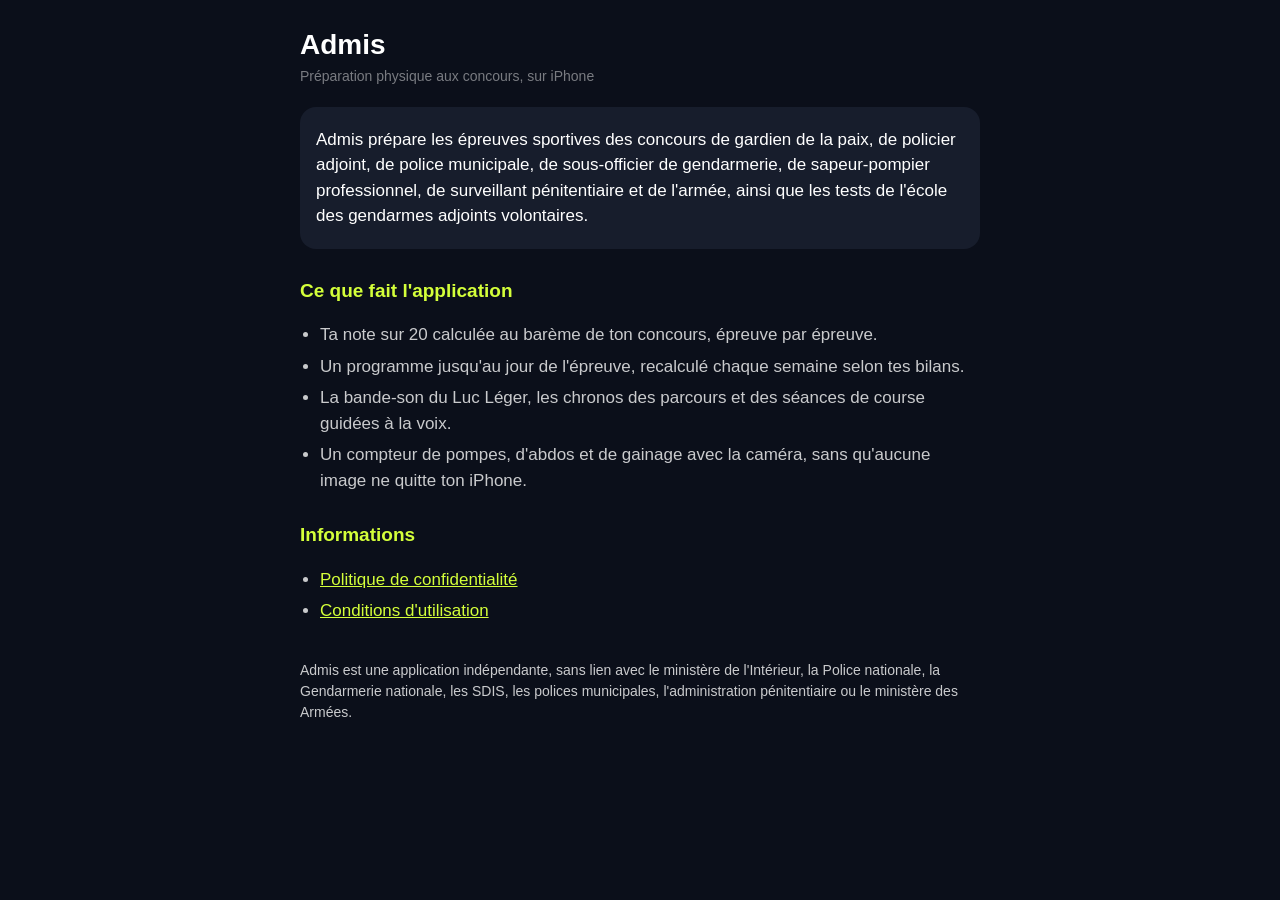
<file: index.html>
<!DOCTYPE html>
<html lang="fr">
<head>
<meta charset="utf-8">
<meta name="viewport" content="width=device-width, initial-scale=1">
<title>Admis</title>
<link rel="stylesheet" href="style.css">
</head>
<body>
<main>
<h1>Admis</h1>
<p class="maj">Préparation physique aux concours, sur iPhone</p>

<div class="resume">
<p>Admis prépare les épreuves sportives des concours de gardien de la paix, de policier adjoint, de police municipale, de sous-officier de gendarmerie, de sapeur-pompier professionnel, de surveillant pénitentiaire et de l'armée, ainsi que les tests de l'école des gendarmes adjoints volontaires.</p>
</div>

<h2>Ce que fait l'application</h2>
<ul>
<li>Ta note sur 20 calculée au barème de ton concours, épreuve par épreuve.</li>
<li>Un programme jusqu'au jour de l'épreuve, recalculé chaque semaine selon tes bilans.</li>
<li>La bande-son du Luc Léger, les chronos des parcours et des séances de course guidées à la voix.</li>
<li>Un compteur de pompes, d'abdos et de gainage avec la caméra, sans qu'aucune image ne quitte ton iPhone.</li>
</ul>

<h2>Informations</h2>
<ul>
<li><a href="confidentialite.html">Politique de confidentialité</a></li>
<li><a href="conditions.html">Conditions d'utilisation</a></li>
</ul>

<!-- Assistance : obligatoire pour l'App Store. Ajouter ici un moyen de contact avant l'envoi à Apple, par exemple :
<h2>Assistance</h2>
<p>Une question, un barème qui a changé ? Écris à <a href="mailto:adresse@exemple.fr">adresse@exemple.fr</a>.</p>
-->

<footer>
<p>Admis est une application indépendante, sans lien avec le ministère de l'Intérieur, la Police nationale, la Gendarmerie nationale, les SDIS, les polices municipales, l'administration pénitentiaire ou le ministère des Armées.</p>
</footer>
</main>
</body>
</html>
</file>
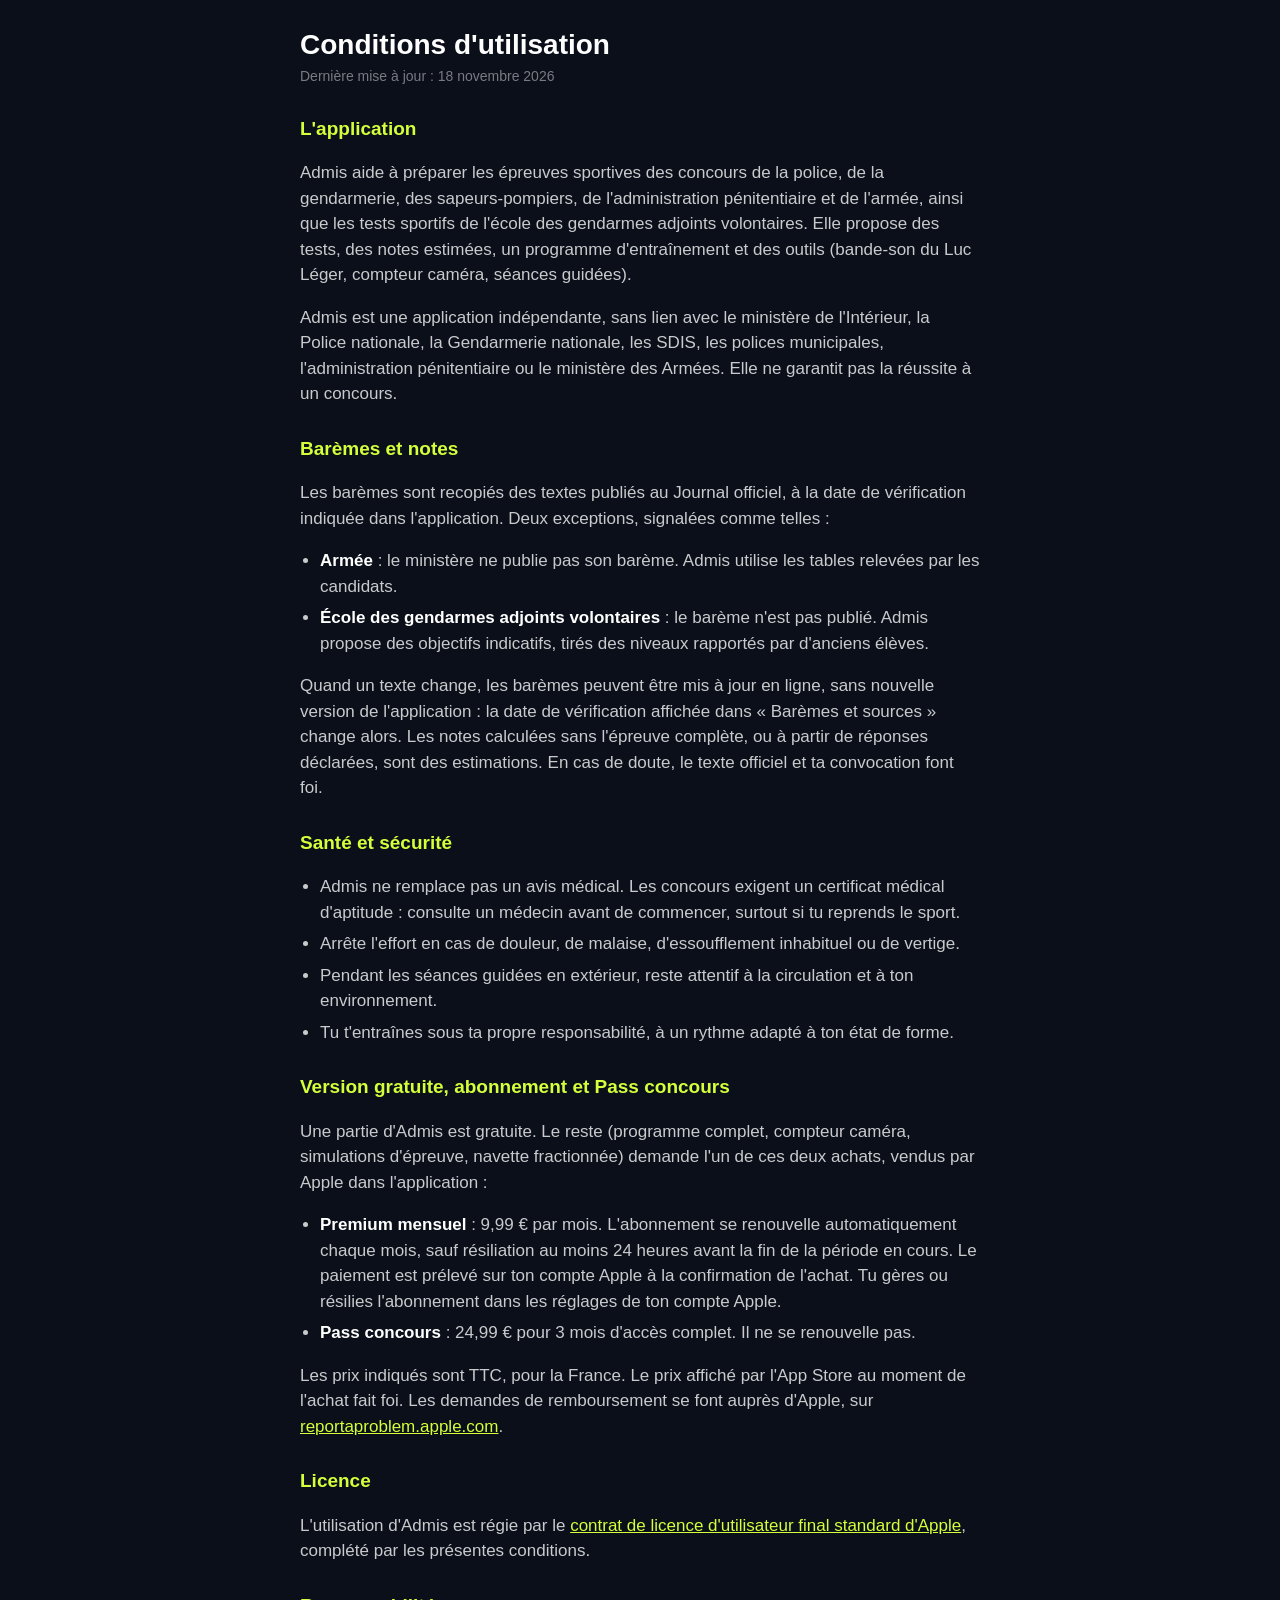
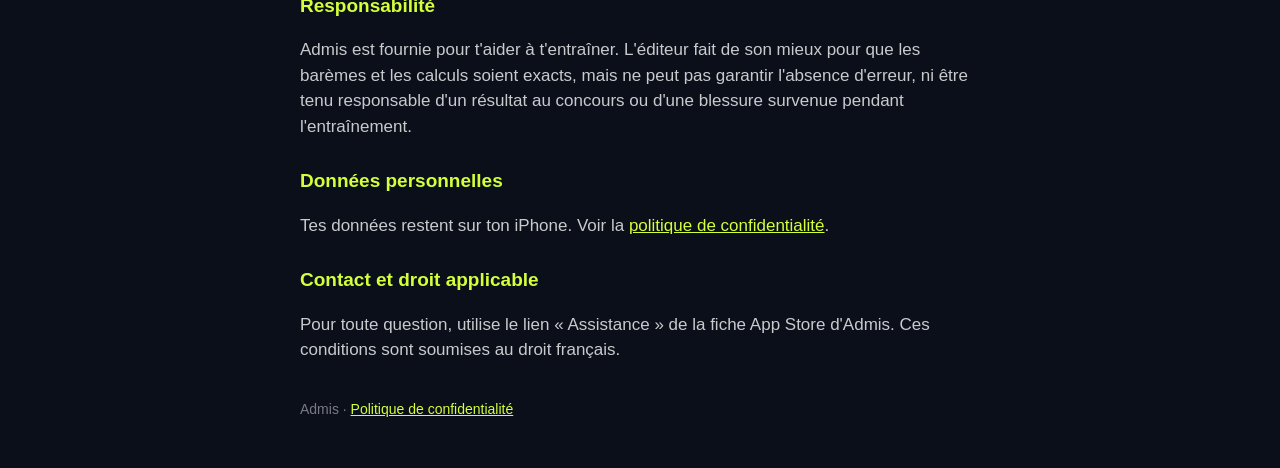
<file: conditions.html>
<!doctype html>
<html lang="fr">
<head>
<meta charset="utf-8">
<meta name="viewport" content="width=device-width, initial-scale=1">
<title>Admis · Conditions d'utilisation</title>
<link rel="stylesheet" href="style.css">
</head>
<body>
<main>
<h1>Conditions d'utilisation</h1>
<p class="maj">Dernière mise à jour : 18 novembre 2026</p>

<h2>L'application</h2>
<p>Admis aide à préparer les épreuves sportives des concours de la police, de la gendarmerie, des sapeurs-pompiers, de l'administration pénitentiaire et de l'armée, ainsi que les tests sportifs de l'école des gendarmes adjoints volontaires. Elle propose des tests, des notes estimées, un programme d'entraînement et des outils (bande-son du Luc Léger, compteur caméra, séances guidées).</p>
<p>Admis est une application indépendante, sans lien avec le ministère de l'Intérieur, la Police nationale, la Gendarmerie nationale, les SDIS, les polices municipales, l'administration pénitentiaire ou le ministère des Armées. Elle ne garantit pas la réussite à un concours.</p>

<h2>Barèmes et notes</h2>
<p>Les barèmes sont recopiés des textes publiés au Journal officiel, à la date de vérification indiquée dans l'application. Deux exceptions, signalées comme telles :</p>
<ul>
<li><strong>Armée</strong> : le ministère ne publie pas son barème. Admis utilise les tables relevées par les candidats.</li>
<li><strong>École des gendarmes adjoints volontaires</strong> : le barème n'est pas publié. Admis propose des objectifs indicatifs, tirés des niveaux rapportés par d'anciens élèves.</li>
</ul>
<p>Quand un texte change, les barèmes peuvent être mis à jour en ligne, sans nouvelle version de l'application : la date de vérification affichée dans « Barèmes et sources » change alors. Les notes calculées sans l'épreuve complète, ou à partir de réponses déclarées, sont des estimations. En cas de doute, le texte officiel et ta convocation font foi.</p>

<h2>Santé et sécurité</h2>
<ul>
<li>Admis ne remplace pas un avis médical. Les concours exigent un certificat médical d'aptitude : consulte un médecin avant de commencer, surtout si tu reprends le sport.</li>
<li>Arrête l'effort en cas de douleur, de malaise, d'essoufflement inhabituel ou de vertige.</li>
<li>Pendant les séances guidées en extérieur, reste attentif à la circulation et à ton environnement.</li>
<li>Tu t'entraînes sous ta propre responsabilité, à un rythme adapté à ton état de forme.</li>
</ul>

<h2>Version gratuite, abonnement et Pass concours</h2>
<p>Une partie d'Admis est gratuite. Le reste (programme complet, compteur caméra, simulations d'épreuve, navette fractionnée) demande l'un de ces deux achats, vendus par Apple dans l'application :</p>
<ul>
<li><strong>Premium mensuel</strong> : 9,99 € par mois. L'abonnement se renouvelle automatiquement chaque mois, sauf résiliation au moins 24 heures avant la fin de la période en cours. Le paiement est prélevé sur ton compte Apple à la confirmation de l'achat. Tu gères ou résilies l'abonnement dans les réglages de ton compte Apple.</li>
<li><strong>Pass concours</strong> : 24,99 € pour 3 mois d'accès complet. Il ne se renouvelle pas.</li>
</ul>
<p>Les prix indiqués sont TTC, pour la France. Le prix affiché par l'App Store au moment de l'achat fait foi. Les demandes de remboursement se font auprès d'Apple, sur <a href="https://reportaproblem.apple.com">reportaproblem.apple.com</a>.</p>

<h2>Licence</h2>
<p>L'utilisation d'Admis est régie par le <a href="https://www.apple.com/legal/internet-services/itunes/dev/stdeula/">contrat de licence d'utilisateur final standard d'Apple</a>, complété par les présentes conditions.</p>

<h2>Responsabilité</h2>
<p>Admis est fournie pour t'aider à t'entraîner. L'éditeur fait de son mieux pour que les barèmes et les calculs soient exacts, mais ne peut pas garantir l'absence d'erreur, ni être tenu responsable d'un résultat au concours ou d'une blessure survenue pendant l'entraînement.</p>

<h2>Données personnelles</h2>
<p>Tes données restent sur ton iPhone. Voir la <a href="confidentialite.html">politique de confidentialité</a>.</p>

<h2>Contact et droit applicable</h2>
<p>Pour toute question, utilise le lien « Assistance » de la fiche App Store d'Admis. Ces conditions sont soumises au droit français.</p>

<footer>Admis · <a href="confidentialite.html">Politique de confidentialité</a></footer>
</main>
</body>
</html>
</file>
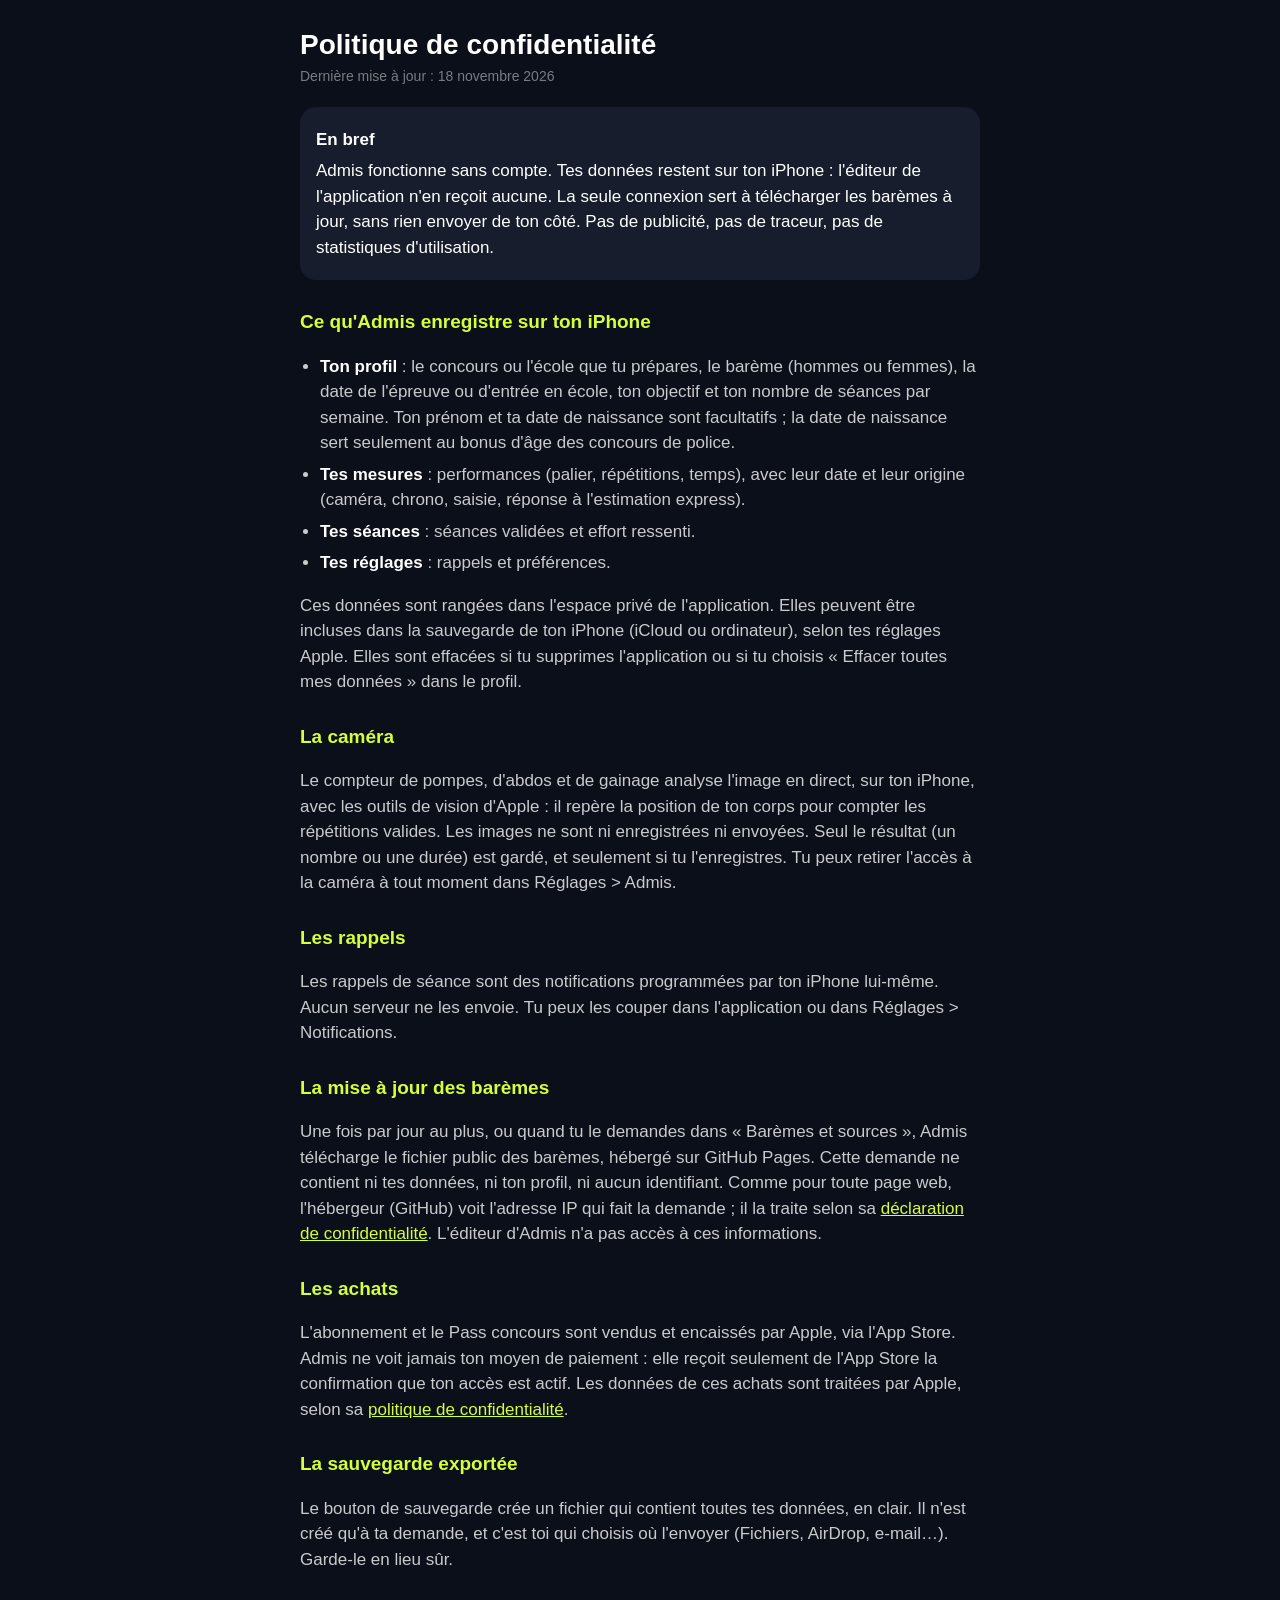
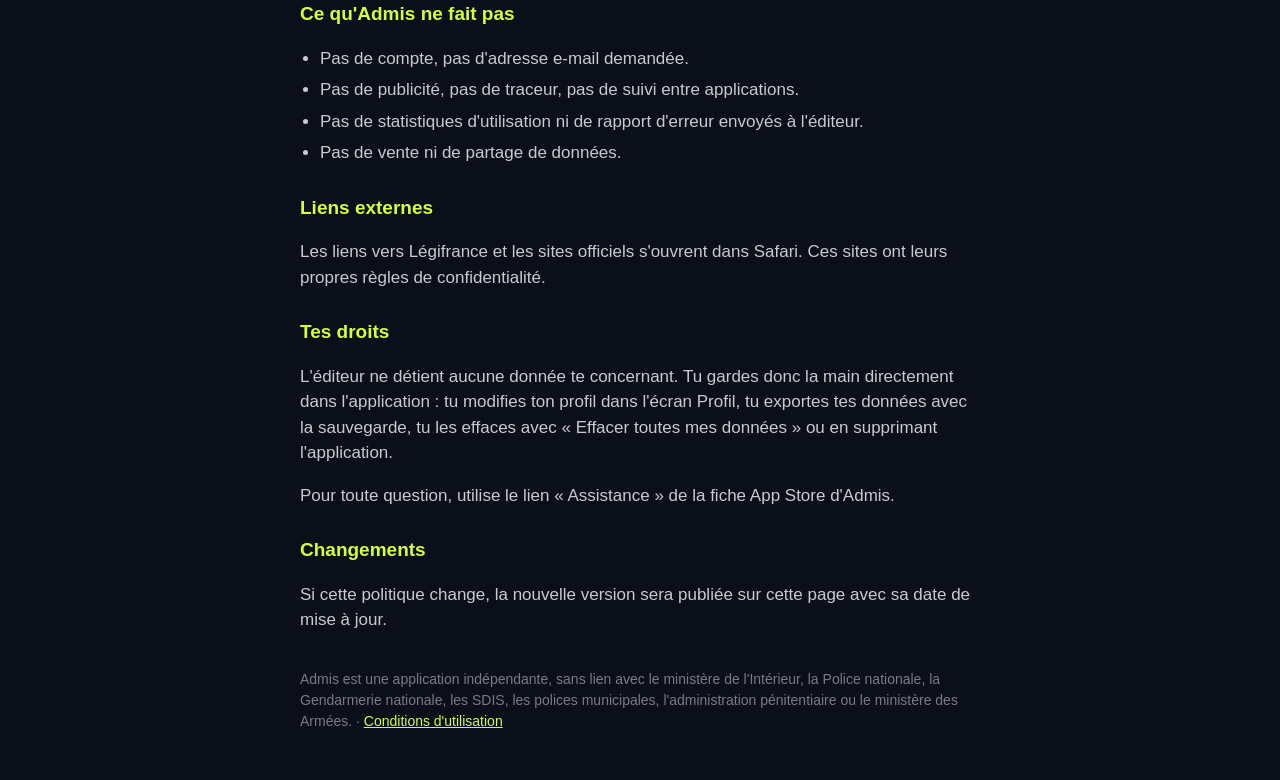
<file: confidentialite.html>
<!doctype html>
<html lang="fr">
<head>
<meta charset="utf-8">
<meta name="viewport" content="width=device-width, initial-scale=1">
<title>Admis · Politique de confidentialité</title>
<link rel="stylesheet" href="style.css">
</head>
<body>
<main>
<h1>Politique de confidentialité</h1>
<p class="maj">Dernière mise à jour : 18 novembre 2026</p>

<div class="resume">
<p><strong>En bref</strong></p>
<p>Admis fonctionne sans compte. Tes données restent sur ton iPhone : l'éditeur de l'application n'en reçoit aucune. La seule connexion sert à télécharger les barèmes à jour, sans rien envoyer de ton côté. Pas de publicité, pas de traceur, pas de statistiques d'utilisation.</p>
</div>

<h2>Ce qu'Admis enregistre sur ton iPhone</h2>
<ul>
<li><strong>Ton profil</strong> : le concours ou l'école que tu prépares, le barème (hommes ou femmes), la date de l'épreuve ou d'entrée en école, ton objectif et ton nombre de séances par semaine. Ton prénom et ta date de naissance sont facultatifs ; la date de naissance sert seulement au bonus d'âge des concours de police.</li>
<li><strong>Tes mesures</strong> : performances (palier, répétitions, temps), avec leur date et leur origine (caméra, chrono, saisie, réponse à l'estimation express).</li>
<li><strong>Tes séances</strong> : séances validées et effort ressenti.</li>
<li><strong>Tes réglages</strong> : rappels et préférences.</li>
</ul>
<p>Ces données sont rangées dans l'espace privé de l'application. Elles peuvent être incluses dans la sauvegarde de ton iPhone (iCloud ou ordinateur), selon tes réglages Apple. Elles sont effacées si tu supprimes l'application ou si tu choisis « Effacer toutes mes données » dans le profil.</p>

<h2>La caméra</h2>
<p>Le compteur de pompes, d'abdos et de gainage analyse l'image en direct, sur ton iPhone, avec les outils de vision d'Apple : il repère la position de ton corps pour compter les répétitions valides. Les images ne sont ni enregistrées ni envoyées. Seul le résultat (un nombre ou une durée) est gardé, et seulement si tu l'enregistres. Tu peux retirer l'accès à la caméra à tout moment dans Réglages &gt; Admis.</p>

<h2>Les rappels</h2>
<p>Les rappels de séance sont des notifications programmées par ton iPhone lui-même. Aucun serveur ne les envoie. Tu peux les couper dans l'application ou dans Réglages &gt; Notifications.</p>

<h2>La mise à jour des barèmes</h2>
<p>Une fois par jour au plus, ou quand tu le demandes dans « Barèmes et sources », Admis télécharge le fichier public des barèmes, hébergé sur GitHub Pages. Cette demande ne contient ni tes données, ni ton profil, ni aucun identifiant. Comme pour toute page web, l'hébergeur (GitHub) voit l'adresse IP qui fait la demande ; il la traite selon sa <a href="https://docs.github.com/fr/site-policy/privacy-policies/github-general-privacy-statement">déclaration de confidentialité</a>. L'éditeur d'Admis n'a pas accès à ces informations.</p>

<h2>Les achats</h2>
<p>L'abonnement et le Pass concours sont vendus et encaissés par Apple, via l'App Store. Admis ne voit jamais ton moyen de paiement : elle reçoit seulement de l'App Store la confirmation que ton accès est actif. Les données de ces achats sont traitées par Apple, selon sa <a href="https://www.apple.com/fr/legal/privacy/">politique de confidentialité</a>.</p>

<h2>La sauvegarde exportée</h2>
<p>Le bouton de sauvegarde crée un fichier qui contient toutes tes données, en clair. Il n'est créé qu'à ta demande, et c'est toi qui choisis où l'envoyer (Fichiers, AirDrop, e-mail…). Garde-le en lieu sûr.</p>

<h2>Ce qu'Admis ne fait pas</h2>
<ul>
<li>Pas de compte, pas d'adresse e-mail demandée.</li>
<li>Pas de publicité, pas de traceur, pas de suivi entre applications.</li>
<li>Pas de statistiques d'utilisation ni de rapport d'erreur envoyés à l'éditeur.</li>
<li>Pas de vente ni de partage de données.</li>
</ul>

<h2>Liens externes</h2>
<p>Les liens vers Légifrance et les sites officiels s'ouvrent dans Safari. Ces sites ont leurs propres règles de confidentialité.</p>

<h2>Tes droits</h2>
<p>L'éditeur ne détient aucune donnée te concernant. Tu gardes donc la main directement dans l'application : tu modifies ton profil dans l'écran Profil, tu exportes tes données avec la sauvegarde, tu les effaces avec « Effacer toutes mes données » ou en supprimant l'application.</p>
<p>Pour toute question, utilise le lien « Assistance » de la fiche App Store d'Admis.</p>

<h2>Changements</h2>
<p>Si cette politique change, la nouvelle version sera publiée sur cette page avec sa date de mise à jour.</p>

<footer>Admis est une application indépendante, sans lien avec le ministère de l'Intérieur, la Police nationale, la Gendarmerie nationale, les SDIS, les polices municipales, l'administration pénitentiaire ou le ministère des Armées. · <a href="conditions.html">Conditions d'utilisation</a></footer>
</main>
</body>
</html>
</file>
<file: style.css>
:root { color-scheme: dark; }
* { box-sizing: border-box; }
body {
  margin: 0;
  padding: 20px 20px 48px;
  background: #0B0F1A;
  color: #FFFFFF;
  font: 17px/1.5 -apple-system, BlinkMacSystemFont, "Helvetica Neue", Arial, sans-serif;
  -webkit-text-size-adjust: 100%;
}
main { max-width: 680px; margin: 0 auto; }
h1 { font-size: 28px; line-height: 1.2; margin: 8px 0 4px; }
h2 { font-size: 19px; margin: 28px 0 8px; color: #D4FF3A; }
p, li { color: rgba(255, 255, 255, 0.78); }
ul { padding-left: 20px; }
li { margin: 6px 0; }
strong { color: #FFFFFF; }
a { color: #D4FF3A; }
.maj { color: rgba(255, 255, 255, 0.45); font-size: 14px; margin: 0 0 20px; }
.resume {
  background: #171D2C;
  border-radius: 16px;
  padding: 14px 16px;
  margin: 16px 0 8px;
}
.resume p { margin: 6px 0; color: #FFFFFF; }
footer { margin-top: 36px; font-size: 14px; color: rgba(255, 255, 255, 0.45); }
</file>
